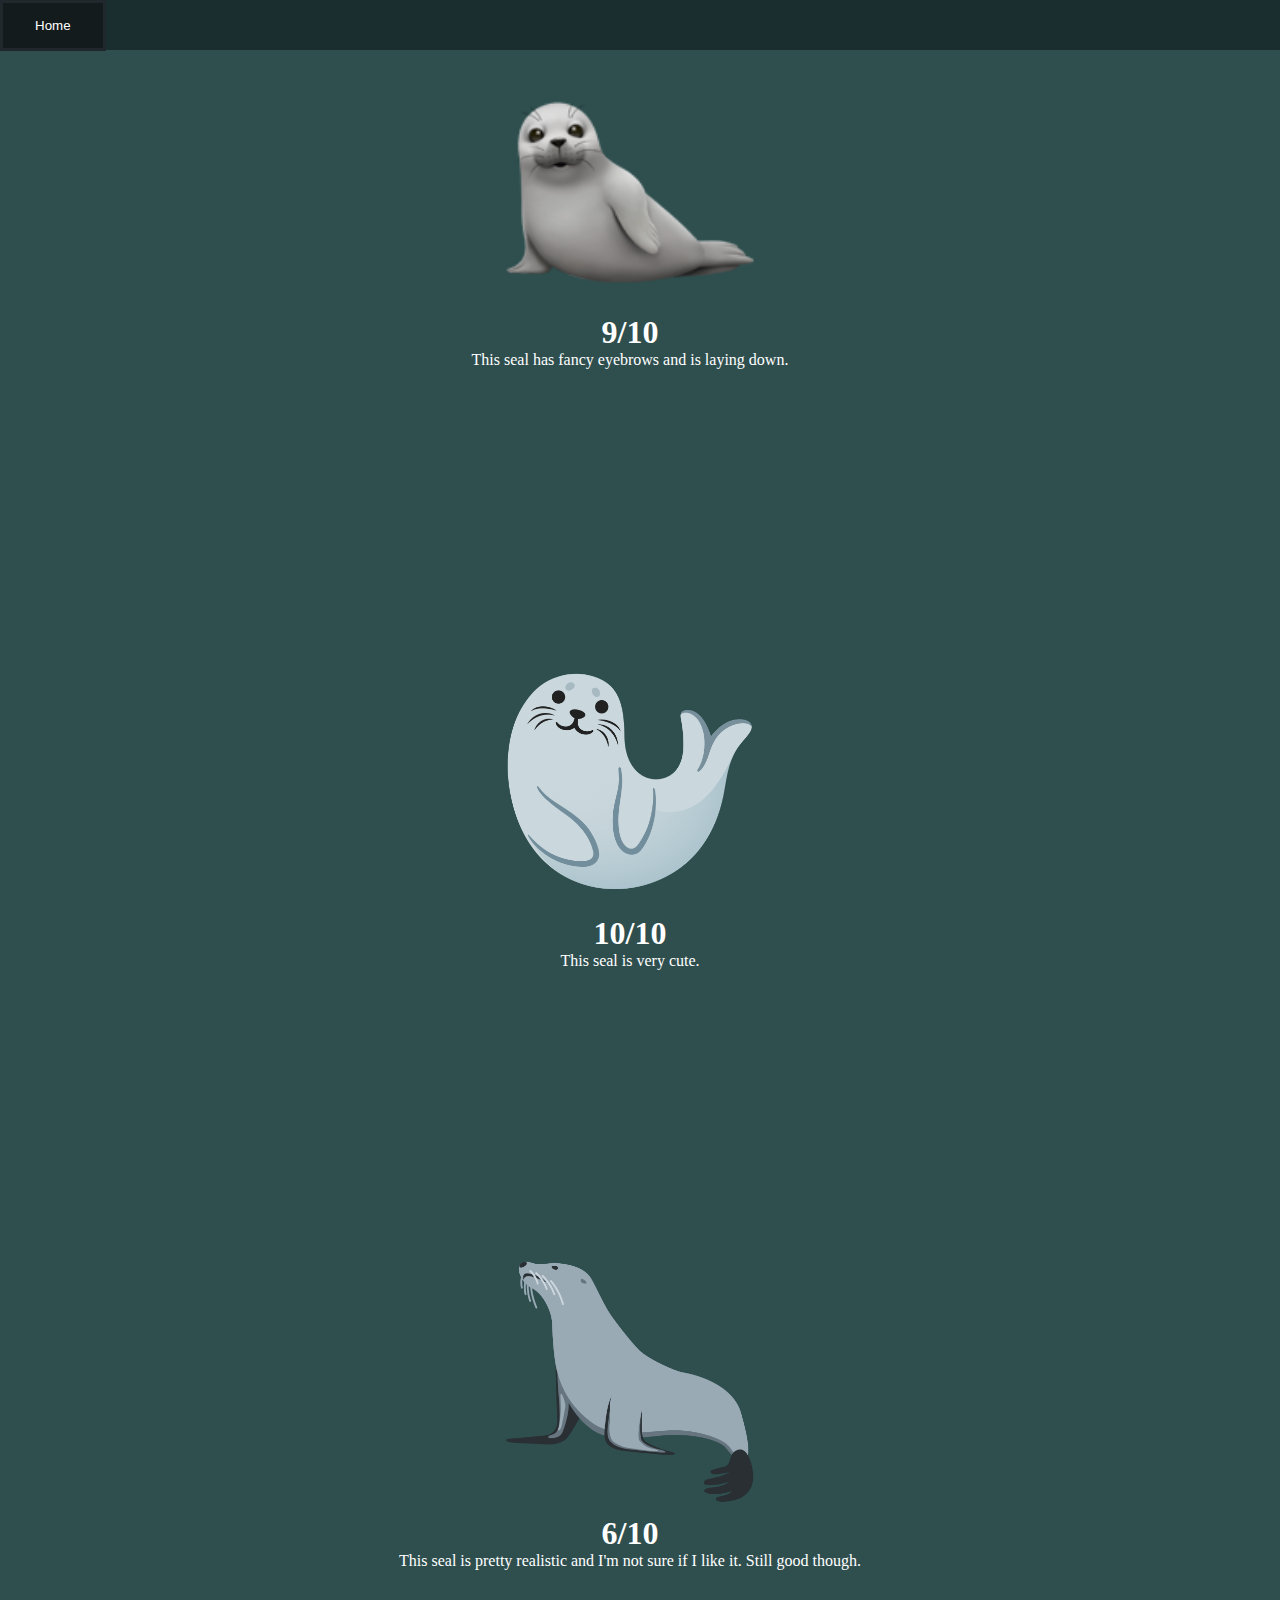
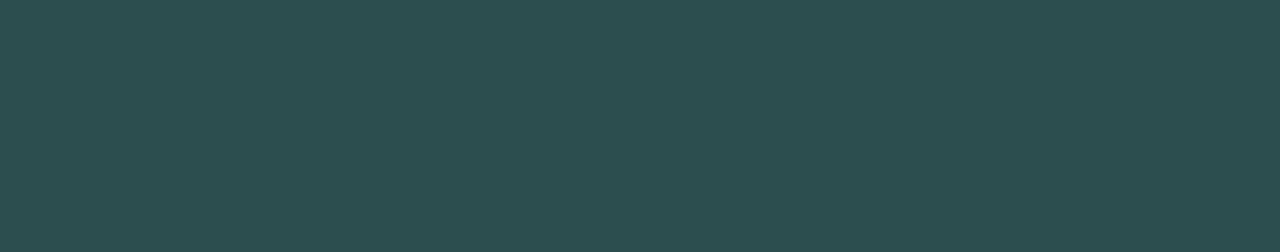
<file: top10SealEmojis.html>
<!DOCTYPE html>

<html lang="en-US">

    <head>
        <meta name="viewport" content="width=device-width, initial-scale=1">
        <title>Top Ten Seals 🦭</title>
        <link href="./Stylesheets/generic.css" rel="stylesheet">
        <link href="./Stylesheets/header.css" rel="stylesheet">
        <link href="./Stylesheets/top10SealEmojis.css" rel="stylesheet">
    </head>

    <!--Header-->
    <header>
        <div class="innerHeader"> 
            <button class="buttonStyle1"onclick="location.href='index.html'"> Home </button>
        </div>    
    </header>

     <body> 
        <!--Seal Image List-->

        <div class="divCenter">
            <ul>
                <li>
                    <img src="./images/seals/seal2.png" width="260" height="260" alt="This is a very cute realistic seal emoji wholesome 100">
                    <h1>9/10</h1>
                    <p>This seal has fancy eyebrows and is laying down.</p>
                </li>

                <li>
                    <img src="./images/seals/seal3.png" width="260" height="260" alt="This is a very cute cartoon seal emoji wholesome 100">
                    <h1>10/10</h1>
                    <p>This seal is very cute.</p>
                </li>

                <li>
                    <img src="./images/seals/seal1.png" width="260" height="260" alt="This is a less cute cartoon seal emoji wholesome 100">
                    <h1>6/10</h1>
                    <p>This seal is pretty realistic and I'm not sure if I like it. Still good though.</p>
                </li>
            </ul>
        </div>

    </body>
</html>
</file>
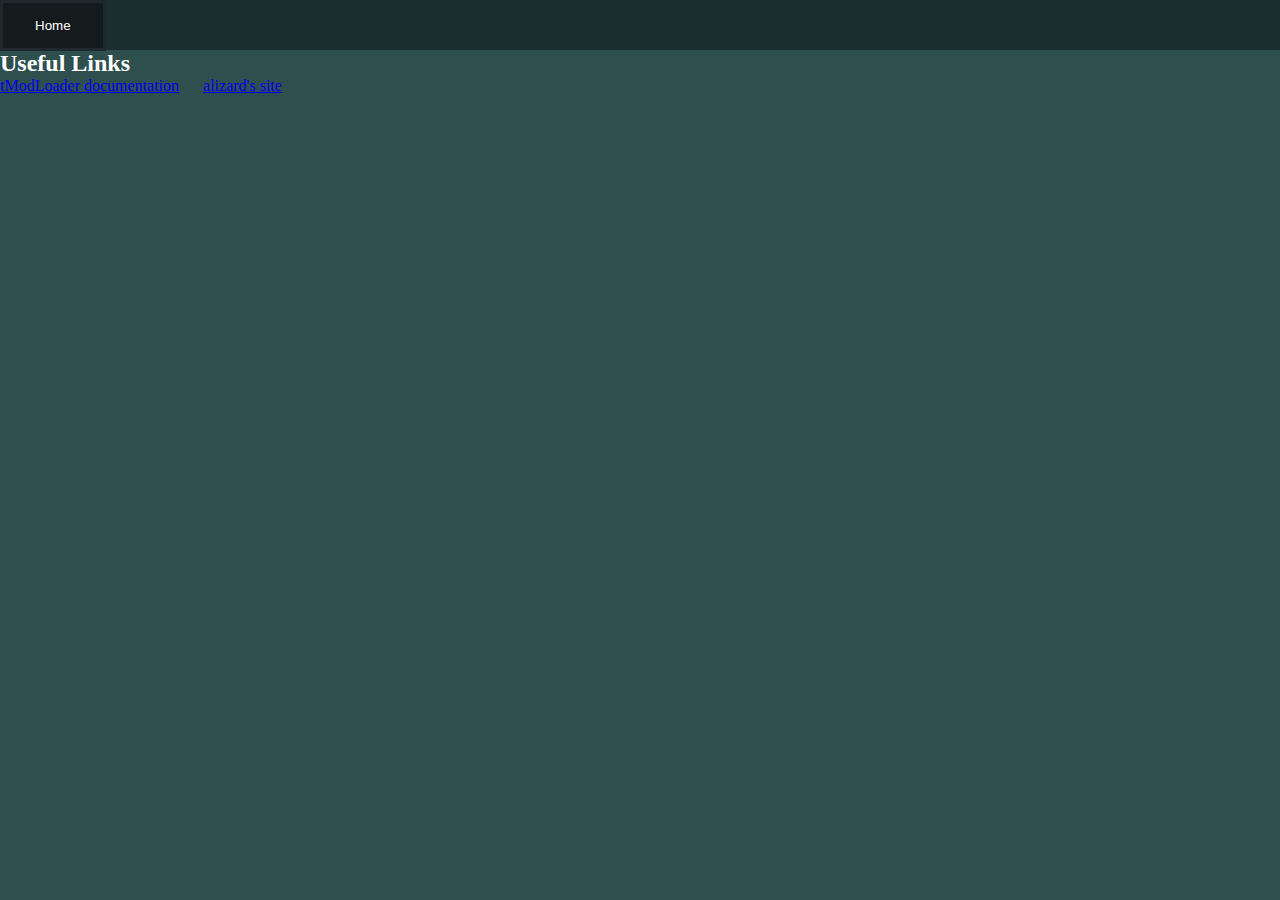
<file: UsefulLinks.html>
<!DOCTYPE html>
<html lang="en-US">
    <head>
        <title>Useful Links</title>
        <link href="./Stylesheets/generic.css" rel="stylesheet">
        <link href="./Stylesheets/header.css" rel="stylesheet">
    </head>

    <body>
        <!--Header-->
        <header>
            <div class="innerHeader"> 
                <button class="buttonStyle1"onclick="location.href='index.html'"> Home </button>
            </div>    
        </header>

        <h2>Useful Links</h2>
            <ul>
                <li> <a href="https://tmodloader.github.io/tModLoader/docs/1.4-stable/annotated.html" >tModLoader documentation </a> </li>
                <li> <a href="https://alizardguy.github.io/" >alizard's site </a> </li>
            </ul>

    </body>

</html>
</file>
<file: Stylesheets/generic.css>
body
{
    background-color: darkslategrey;
    color: white;
}

.circleButton{
    background-color: #273738;
    color: white;
    text-align: center;
    display: inline-block;
    text-align: center;
    padding: 40px 10px;
    border-style: solid;
    border-color: rgb(32, 40, 45);
    border-radius: 100%;
}

.circleButton:hover{
    background-color: rgb(141, 168, 168);
    color: rgba(255, 255, 255, 0.788);
    cursor: pointer;
}

.buttonList{
    padding-top: 50px;
    overflow: auto;
    white-space: nowrap;
    display: inline-block;
}
li{
    display: inline-block;
    padding-right: 20px;
}

.bListOverflow{
    white-space: nowrap;
    overflow-x: scroll;
    overflow-y: hidden;
}

button{
    background-color: #27373800;
    border: none;               
}
</file>
<file: Stylesheets/header.css>
.innerHeader
{ 
    width:100%;
    height: 50px;
    background-color: #1b2e2f;
    color: white;
    display: block;
}

.buttonStyle1
{
background-color: #273738;
color: white;
text-align: center;
display: inline-block;
text-align: center;
padding: 15px 32px;
border-style: solid;
border-color: rgb(32, 40, 45);
}

.buttonStyle1:hover{
    background-color: #141b1d;
    color: white;
    text-align: center;
    display: inline-block;
    text-align: center;
    padding: 15px 32px;
    border-style: solid;
    border-color: rgb(32, 40, 45);
    cursor: pointer;
}

*{
    margin:0;
    padding:0;
}
</file>
<file: Stylesheets/top10SealEmojis.css>
.divCenter{
    padding-left: 30%;
    padding-right: 30%;
    text-align: center;
}

ul{
    list-style-type: none;
}

li{
    padding-bottom: 55%;
}
</file>
